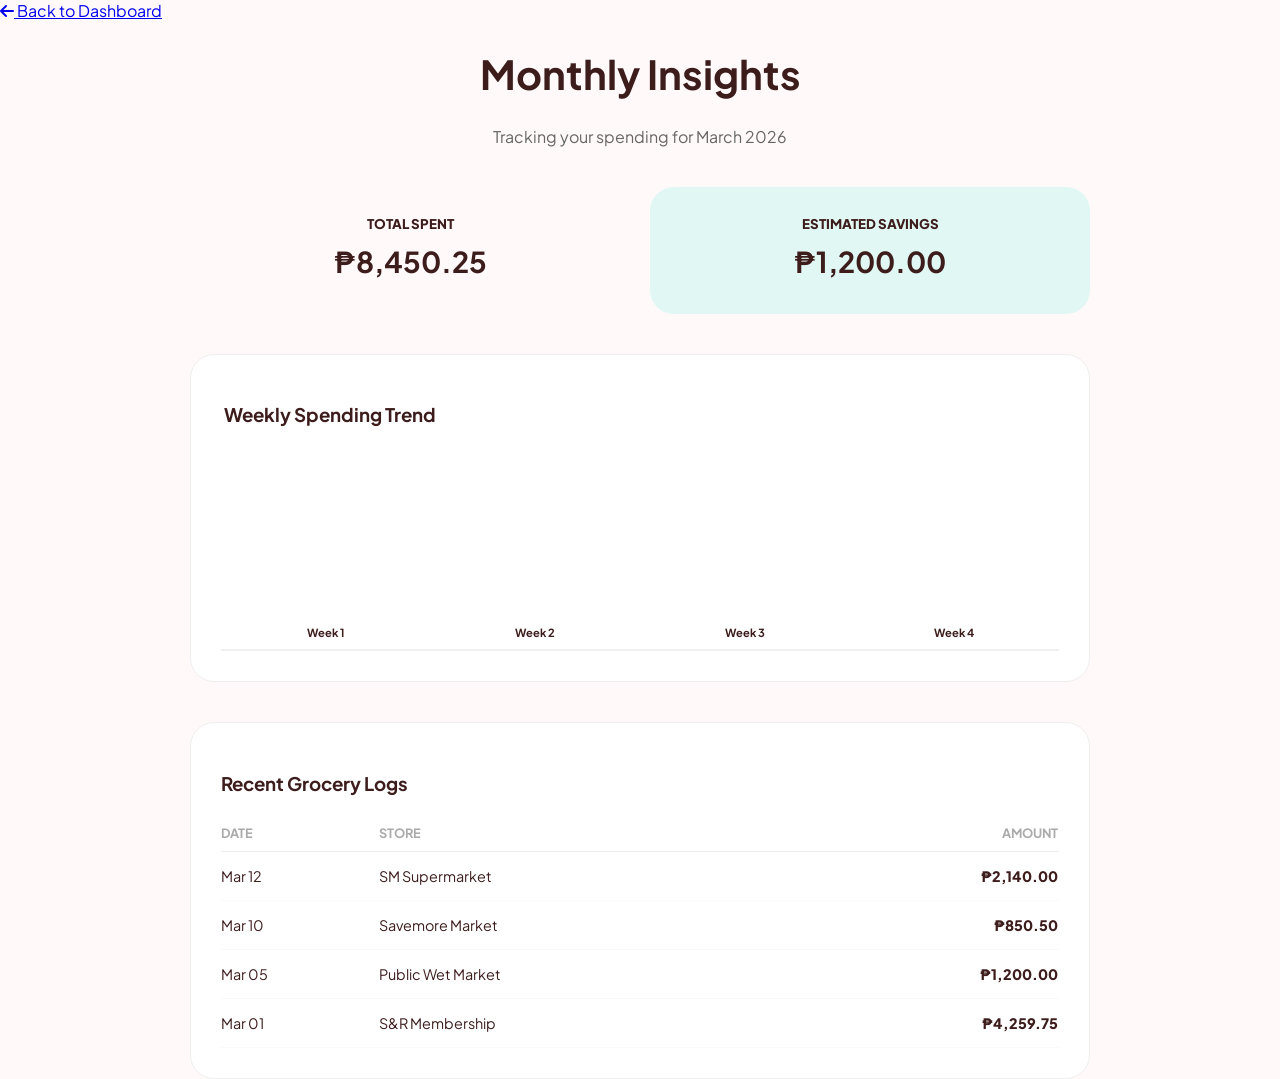
<file: insight.html>
<!DOCTYPE html>
<html lang="en">
<head>
    <meta charset="UTF-8">
    <meta name="viewport" content="width=device-width, initial-scale=1.0">
    <title>Spending Insights | UlamFinder</title>
    <link rel="stylesheet" href="style.css">
    <link rel="stylesheet" href="https://cdnjs.cloudflare.com/ajax/libs/font-awesome/6.0.0/css/all.min.css">
    <link href="https://unpkg.com/aos@2.3.1/dist/aos.css" rel="stylesheet">
</head>
<body>

    <div class="nav-header">
        <a href="index.html" class="back-link">
            <i class="fa-solid fa-arrow-left"></i> 
            <span>Back to Dashboard</span>
        </a>
    </div>

    <div class="container" style="max-width: 900px;" data-aos="fade-up">
        <header style="text-align: center; margin-bottom: 40px;">
            <h1 style="font-size: 2.5rem;">Monthly <span>Insights</span></h1>
            <p style="color: #666;">Tracking your spending for March 2026</p>
        </header>

        <div style="display: grid; grid-template-columns: repeat(auto-fit, minmax(200px, 1fr)); gap: 20px; margin-bottom: 40px;">
            <div style="background: var(--pink-light); padding: 25px; border-radius: 24px; text-align: center;">
                <small style="text-transform: uppercase; font-weight: 800; color: var(--pink-accent);">Total Spent</small>
                <h2 style="margin: 10px 0; font-size: 1.8rem;">₱8,450.25</h2>
            </div>
            <div style="background: #e0f7f3; padding: 25px; border-radius: 24px; text-align: center;">
                <small style="text-transform: uppercase; font-weight: 800; color: var(--mint-complement);">Estimated Savings</small>
                <h2 style="margin: 10px 0; font-size: 1.8rem;">₱1,200.00</h2>
            </div>
        </div>

        <div style="background: white; padding: 30px; border-radius: 24px; border: 1px solid #eee; margin-bottom: 40px;">
            <h3 style="margin-bottom: 25px;"><i class="fa-solid fa-chart-simple"></i> Weekly Spending Trend</h3>
            <div style="display: flex; align-items: flex-end; justify-content: space-around; height: 200px; padding-bottom: 10px; border-bottom: 2px solid #f0f0f0;">
                <div style="display: flex; flex-direction: column; align-items: center; width: 15%;">
                    <div style="width: 100%; background: var(--pink-light); height: 80px; border-radius: 8px 8px 0 0;"></div>
                    <span style="font-size: 0.7rem; margin-top: 10px; font-weight: 700;">Week 1</span>
                </div>
                <div style="display: flex; flex-direction: column; align-items: center; width: 15%;">
                    <div style="width: 100%; background: var(--pink-accent); height: 140px; border-radius: 8px 8px 0 0;"></div>
                    <span style="font-size: 0.7rem; margin-top: 10px; font-weight: 700;">Week 2</span>
                </div>
                <div style="display: flex; flex-direction: column; align-items: center; width: 15%;">
                    <div style="width: 100%; background: var(--mint-complement); height: 110px; border-radius: 8px 8px 0 0;"></div>
                    <span style="font-size: 0.7rem; margin-top: 10px; font-weight: 700;">Week 3</span>
                </div>
                <div style="display: flex; flex-direction: column; align-items: center; width: 15%;">
                    <div style="width: 100%; background: var(--deep-berry); height: 40px; border-radius: 8px 8px 0 0;"></div>
                    <span style="font-size: 0.7rem; margin-top: 10px; font-weight: 700;">Week 4</span>
                </div>
            </div>
        </div>

        <div style="background: white; border-radius: 24px; border: 1px solid #eee; padding: 30px;">
            <h3 style="margin-bottom: 20px;">Recent Grocery Logs</h3>
            <table style="width: 100%; border-collapse: collapse; text-align: left;">
                <thead>
                    <tr style="color: #aaa; font-size: 0.8rem; border-bottom: 1px solid #eee;">
                        <th style="padding: 10px 0;">DATE</th>
                        <th>STORE</th>
                        <th style="text-align: right;">AMOUNT</th>
                    </tr>
                </thead>
                <tbody style="font-size: 0.9rem;">
                    <tr style="border-bottom: 1px solid #f9f9f9;">
                        <td style="padding: 15px 0;">Mar 12</td>
                        <td>SM Supermarket</td>
                        <td style="text-align: right; font-weight: 800;">₱2,140.00</td>
                    </tr>
                    <tr style="border-bottom: 1px solid #f9f9f9;">
                        <td style="padding: 15px 0;">Mar 10</td>
                        <td>Savemore Market</td>
                        <td style="text-align: right; font-weight: 800;">₱850.50</td>
                    </tr>
                    <tr style="border-bottom: 1px solid #f9f9f9;">
                        <td style="padding: 15px 0;">Mar 05</td>
                        <td>Public Wet Market</td>
                        <td style="text-align: right; font-weight: 800;">₱1,200.00</td>
                    </tr>
                    <tr style="border-bottom: 1px solid #f9f9f9;">
                        <td style="padding: 15px 0;">Mar 01</td>
                        <td>S&R Membership</td>
                        <td style="text-align: right; font-weight: 800;">₱4,259.75</td>
                    </tr>
                </tbody>
            </table>
        </div>
    </div>

    <script src="https://unpkg.com/aos@2.3.1/dist/aos.js"></script>
    <script>AOS.init();</script>
</body>
</html>
</file>
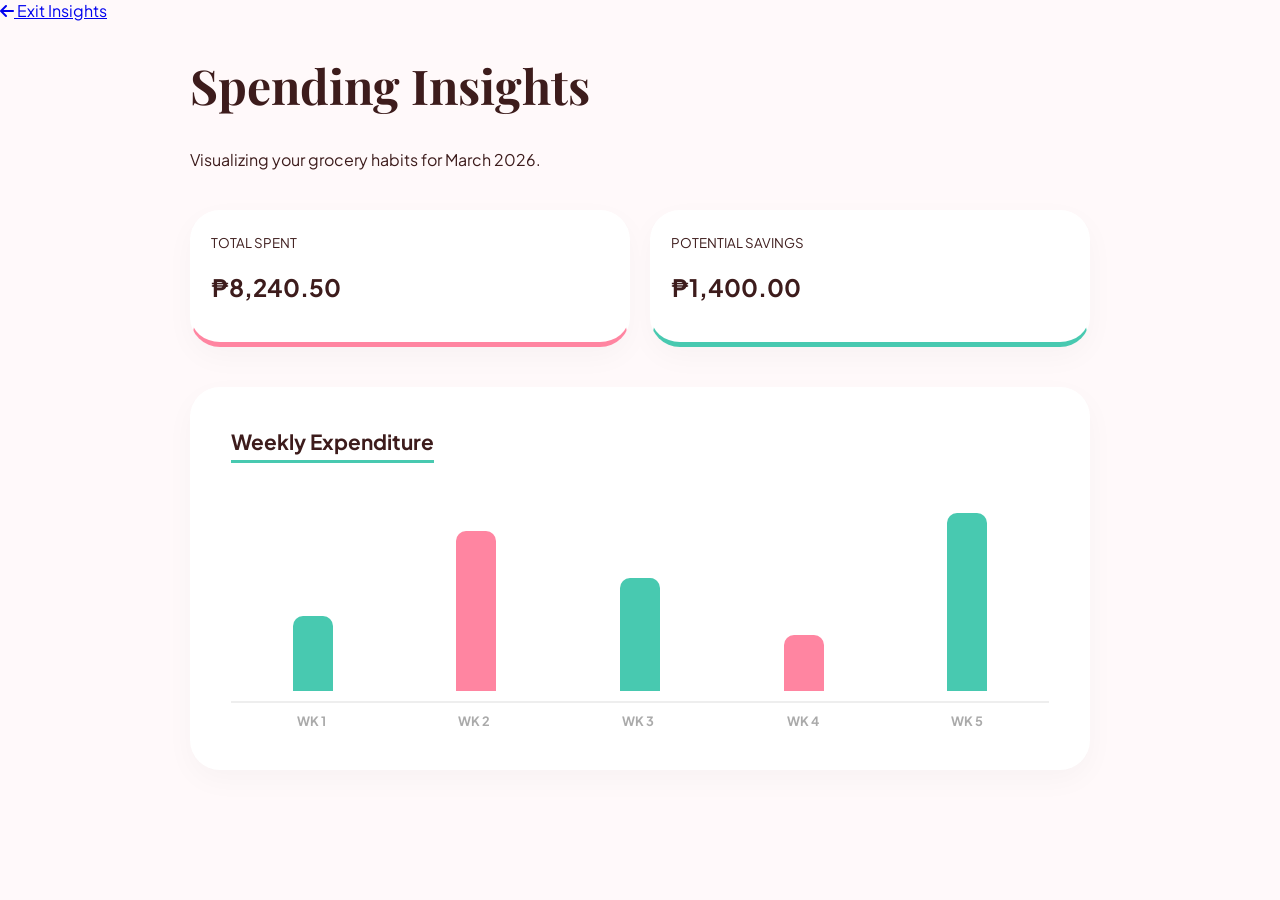
<file: insights.html>
<!DOCTYPE html>
<html lang="en">
<head>
    <meta charset="UTF-8">
    <title>Insights | UlamFinder</title>
    <link rel="stylesheet" href="style.css">
    <link rel="stylesheet" href="https://cdnjs.cloudflare.com/ajax/libs/font-awesome/6.4.0/css/all.min.css">
    <link href="https://unpkg.com/aos@2.3.1/dist/aos.css" rel="stylesheet">
    <style>
        .bar { width: 40px; background: var(--mint-brand); border-radius: 10px 10px 0 0; transition: 1s ease-out; }
        .bar:nth-child(even) { background: var(--pink-brand); }
    </style>
</head>
<body>

    <header class="subpage-header">
        <a href="index.html" class="back-link"><i class="fa-solid fa-arrow-left"></i> Exit Insights</a>
    </header>

    <div class="container" style="max-width: 900px;" data-aos="fade-up">
        <h1 style="font-family: 'Playfair Display'; font-size: 3rem;">Spending <span>Insights</span></h1>
        <p style="margin-bottom: 40px;">Visualizing your grocery habits for March 2026.</p>

        <div style="display: grid; grid-template-columns: 1fr 1fr; gap: 20px; margin-bottom: 40px;">
            <div class="card" style="padding: 20px; border-bottom: 5px solid var(--pink-brand);">
                <small>TOTAL SPENT</small>
                <h2>₱8,240.50</h2>
            </div>
            <div class="card" style="padding: 20px; border-bottom: 5px solid var(--mint-brand);">
                <small>POTENTIAL SAVINGS</small>
                <h2>₱1,400.00</h2>
            </div>
        </div>

        <div class="card" style="padding: 40px;">
            <h3>Weekly Expenditure</h3>
            <div style="display: flex; align-items: flex-end; justify-content: space-around; height: 200px; border-bottom: 2px solid #eee; padding-bottom: 10px; margin-top: 30px;">
                <div class="bar" style="height: 40%;"></div>
                <div class="bar" style="height: 85%;"></div>
                <div class="bar" style="height: 60%;"></div>
                <div class="bar" style="height: 30%;"></div>
                <div class="bar" style="height: 95%;"></div>
            </div>
            <div style="display: flex; justify-content: space-around; margin-top: 10px; color: #aaa; font-size: 0.8rem; font-weight: bold;">
                <span>WK 1</span><span>WK 2</span><span>WK 3</span><span>WK 4</span><span>WK 5</span>
            </div>
        </div>
    </div>

    <script src="https://unpkg.com/aos@2.3.1/dist/aos.js"></script>
    <script>AOS.init();</script>
</body>
</html>
</file>
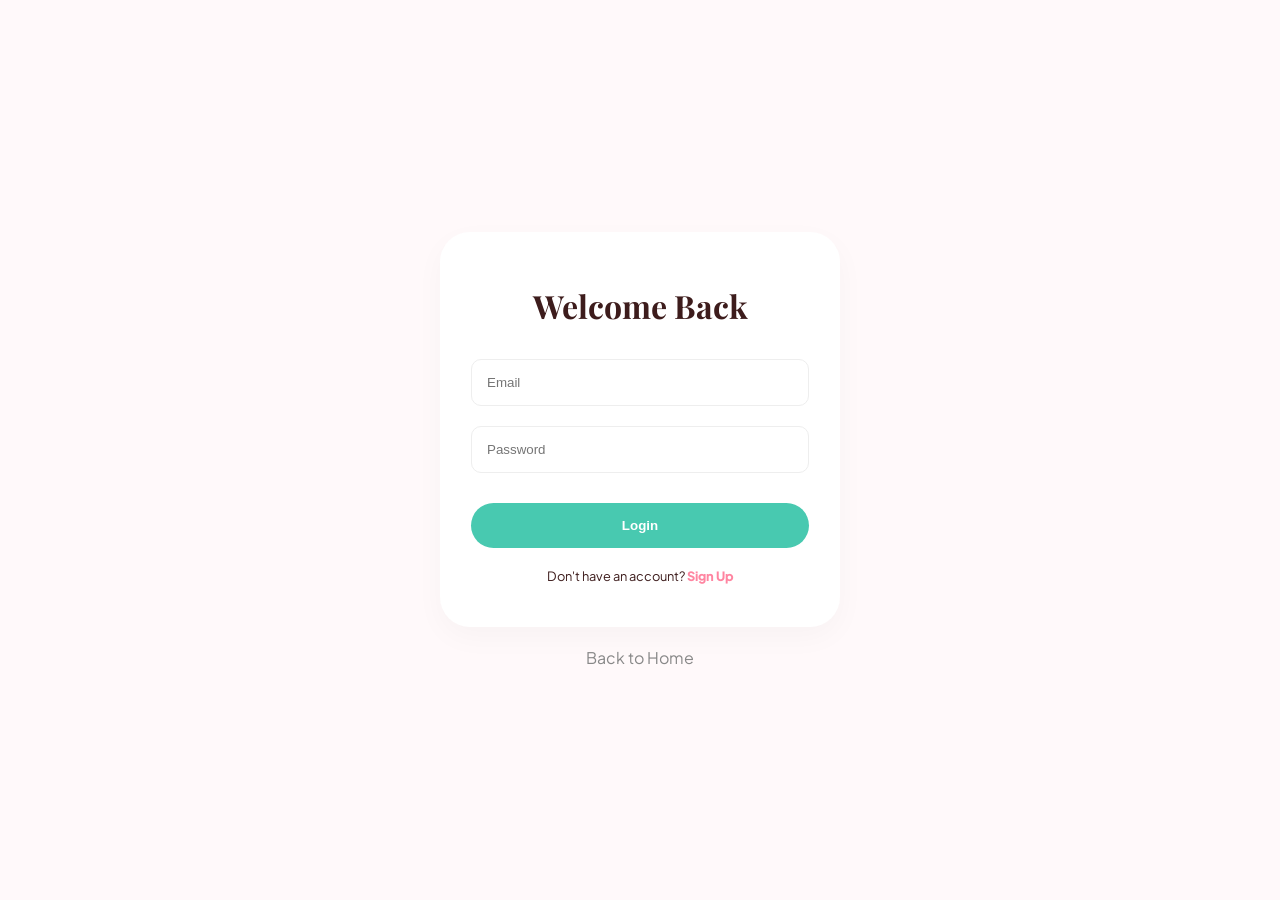
<file: login.html>
<!DOCTYPE html>
<html lang="en">
<head>
    <meta charset="UTF-8">
    <title>Login | UlamFinder</title>
    <link rel="stylesheet" href="style.css">
</head>
<body style="display: flex; align-items: center; justify-content: center; height: 100vh; flex-direction: column;">
    <div class="card" style="width: 100%; max-width: 400px; text-align: center;">
        <h1 style="font-family: 'Playfair Display';">Welcome Back</h1>
        <input type="email" placeholder="Email" style="width: 100%; padding: 15px; margin: 10px 0; border-radius: 10px; border: 1px solid #eee;">
        <input type="password" placeholder="Password" style="width: 100%; padding: 15px; margin: 10px 0; border-radius: 10px; border: 1px solid #eee;">
        <button class="btn-main" style="width: 100%; margin-top: 20px;" onclick="location.href='index.html'">Login</button>
        <p style="font-size: 0.8rem; margin-top: 20px;">Don't have an account? <span style="color: var(--pink-brand); font-weight: 800; cursor: pointer;">Sign Up</span></p>
    </div>
    <a href="index.html" style="margin-top: 20px; color: #888; text-decoration: none;">Back to Home</a>
</body>
</html>
</file>
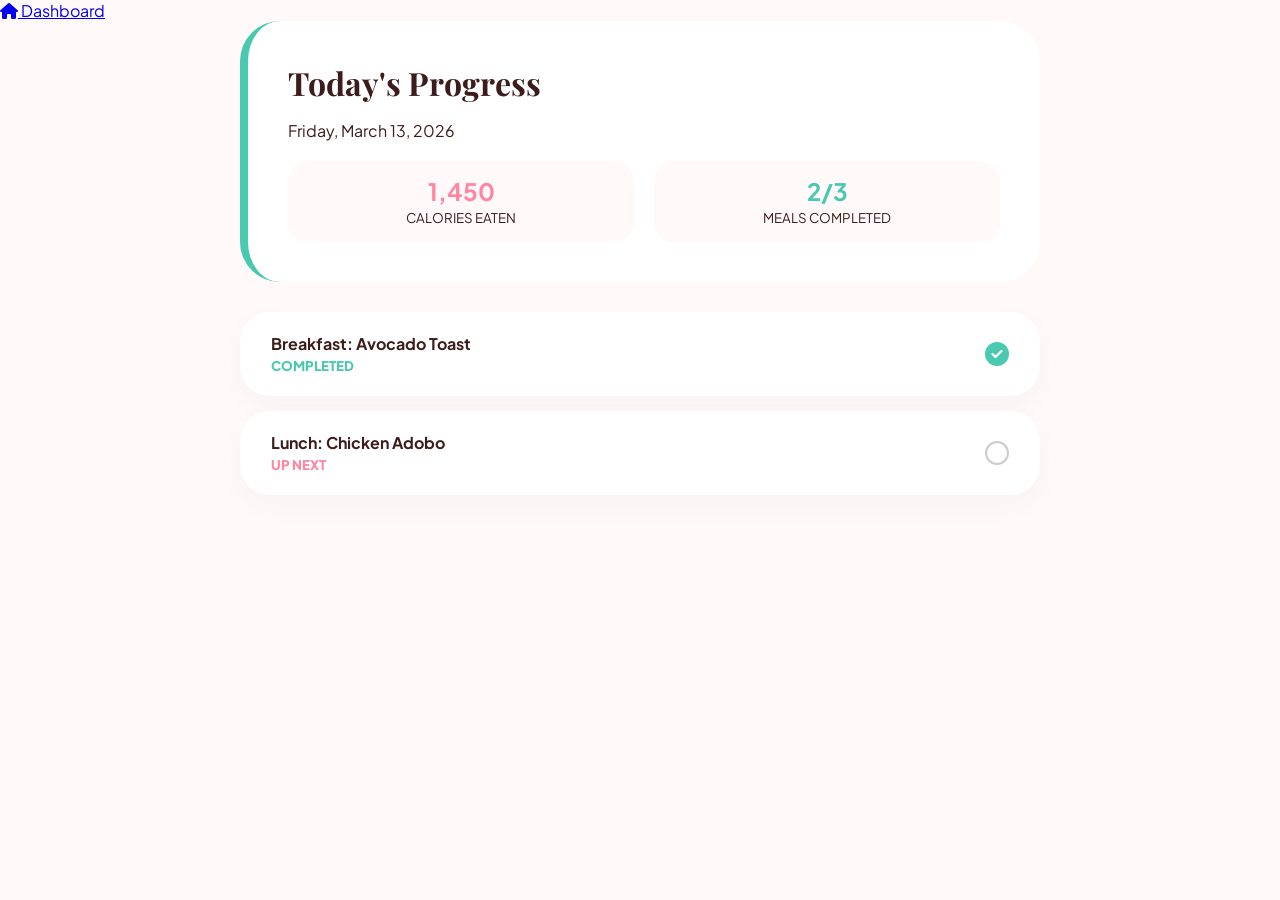
<file: mealplan.html>
<!DOCTYPE html>
<html lang="en">
<head>
    <meta charset="UTF-8">
    <title>Meal Plan | UlamFinder</title>
    <link rel="stylesheet" href="style.css">
    <link rel="stylesheet" href="https://cdnjs.cloudflare.com/ajax/libs/font-awesome/6.4.0/css/all.min.css">
    <link href="https://unpkg.com/aos@2.3.1/dist/aos.css" rel="stylesheet">
</head>
<body>
    <header class="subpage-header">
        <a href="index.html" class="back-link"><i class="fa-solid fa-house"></i> Dashboard</a>
    </header>

    <div class="container" style="max-width: 800px;">
        <div style="background: white; padding: 40px; border-radius: 40px; border-left: 8px solid var(--mint-brand);" data-aos="fade-up">
            <h1 style="font-family: 'Playfair Display'; margin: 0;">Today's <span>Progress</span></h1>
            <p>Friday, March 13, 2026</p>
            
            <div style="display: flex; gap: 20px; margin-top: 20px;">
                <div style="flex: 1; text-align: center; padding: 15px; background: var(--bg-light); border-radius: 20px;">
                    <h2 style="color: var(--pink-brand); margin: 0;">1,450</h2>
                    <small>CALORIES EATEN</small>
                </div>
                <div style="flex: 1; text-align: center; padding: 15px; background: var(--bg-light); border-radius: 20px;">
                    <h2 style="color: var(--mint-brand); margin: 0;">2/3</h2>
                    <small>MEALS COMPLETED</small>
                </div>
            </div>
        </div>

        <div style="margin-top: 30px;">
            <div class="card" style="margin-bottom: 15px; display: flex; align-items: center; justify-content: space-between; padding: 20px 30px;">
                <div>
                    <h4 style="margin: 0;">Breakfast: Avocado Toast</h4>
                    <small style="color: var(--mint-brand); font-weight: 800;">COMPLETED</small>
                </div>
                <i class="fa-solid fa-circle-check" style="color: var(--mint-brand); font-size: 1.5rem;"></i>
            </div>
            
            <div class="card" style="margin-bottom: 15px; display: flex; align-items: center; justify-content: space-between; padding: 20px 30px;">
                <div>
                    <h4 style="margin: 0;">Lunch: Chicken Adobo</h4>
                    <small style="color: var(--pink-brand); font-weight: 800;">UP NEXT</small>
                </div>
                <i class="fa-regular fa-circle" style="color: #ccc; font-size: 1.5rem;"></i>
            </div>
        </div>
    </div>

    <script src="https://unpkg.com/aos@2.3.1/dist/aos.js"></script>
    <script>AOS.init();</script>
</body>
</html>
</file>
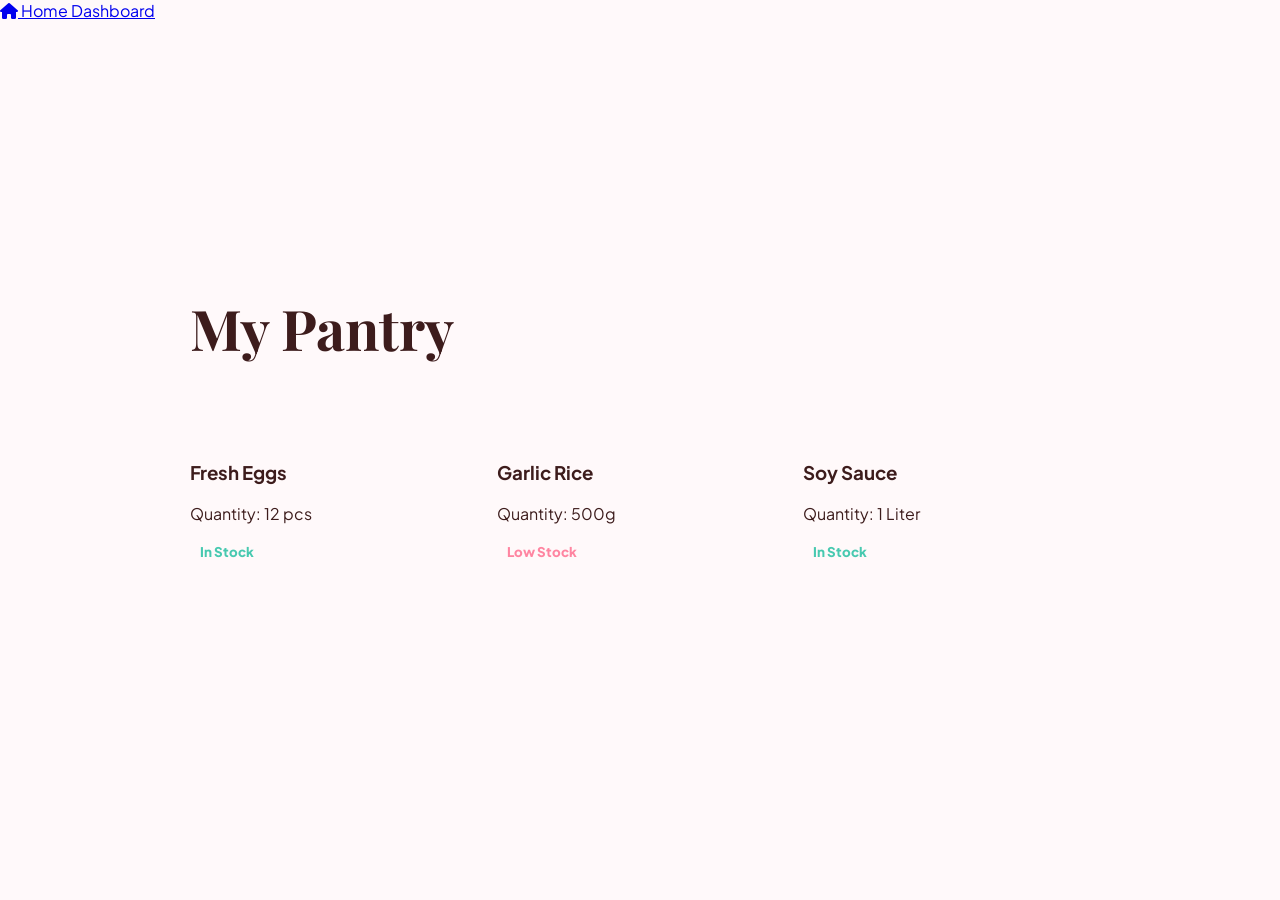
<file: pantry.html>
<!DOCTYPE html>
<html lang="en">
<head>
    <meta charset="UTF-8">
    <title>My Pantry | UlamFinder</title>
    <link rel="stylesheet" href="style.css">
</head>
<body>

    <header class="photo-header" style="background-image: url('https://images.unsplash.com/photo-1556910103-1c02745aae4d?q=80&w=1600&auto=format&fit=crop');">
        <a href="index.html" class="btn-glass"><i class="fa-solid fa-house"></i> Home Dashboard</a>
    </header>

    <div class="container" style="max-width: 900px; margin: 0 auto; z-index: 10; position: relative;">
        <h1 style="font-family: 'Playfair Display'; font-size: 3.5rem;">My <span>Pantry</span></h1>
        
        <div class="features">
            <div class="premium-card"><h3>Fresh Eggs</h3><p>Quantity: 12 pcs</p><small style="color:var(--mint-brand); background: var(--mint-light); padding: 5px 10px; border-radius: 20px; font-weight: 800;">In Stock</small></div>
            <div class="premium-card"><h3>Garlic Rice</h3><p>Quantity: 500g</p><small style="color:var(--pink-brand); background: var(--pink-light); padding: 5px 10px; border-radius: 20px; font-weight: 800;">Low Stock</small></div>
            <div class="premium-card"><h3>Soy Sauce</h3><p>Quantity: 1 Liter</p><small style="color:var(--mint-brand); background: var(--mint-light); padding: 5px 10px; border-radius: 20px; font-weight: 800;">In Stock</small></div>
        </div>
    </div>

    <link rel="stylesheet" href="https://cdnjs.cloudflare.com/ajax/libs/font-awesome/6.4.0/css/all.min.css">
</body>
</html>
</file>
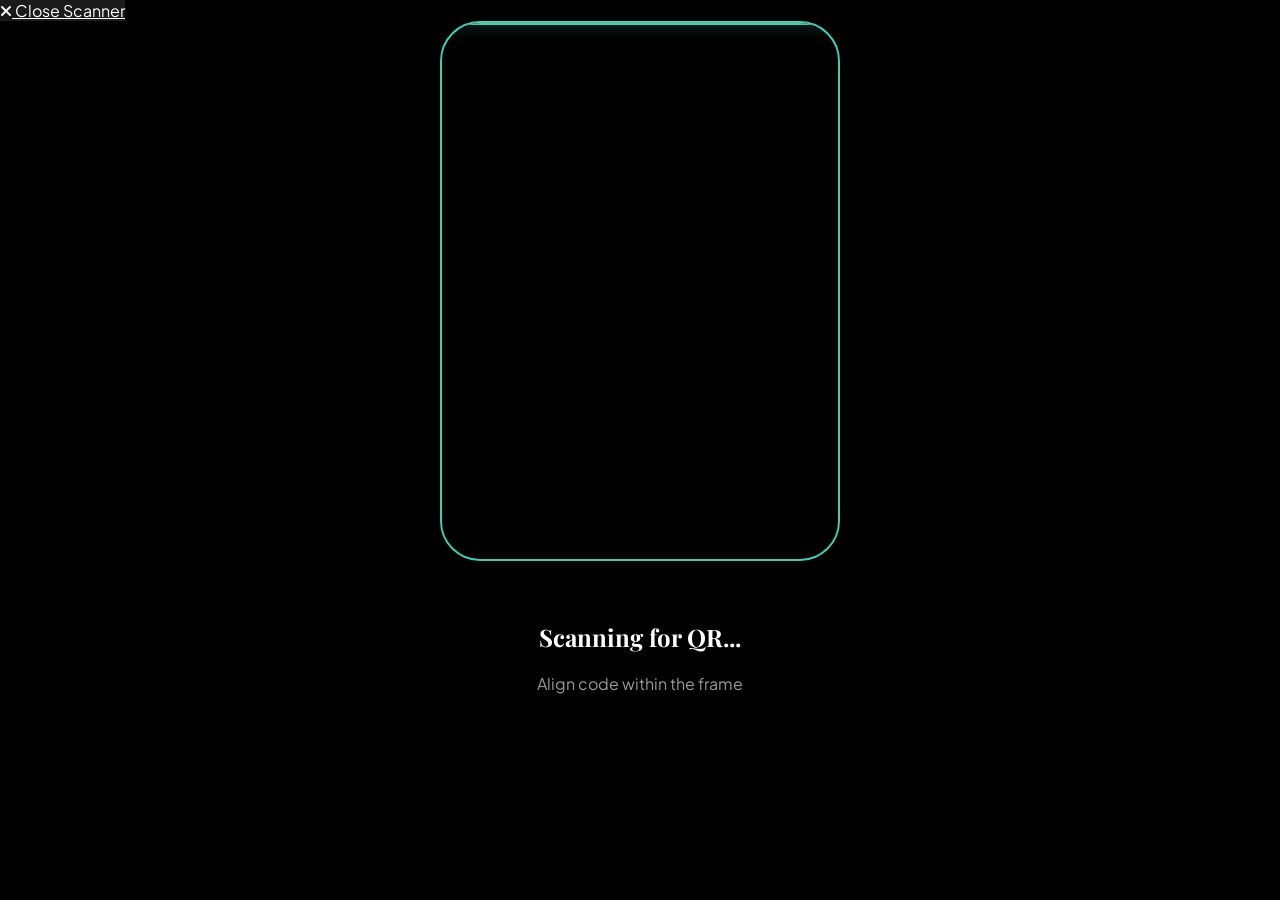
<file: scanner.html>
<!DOCTYPE html>
<html lang="en">
<head>
    <meta charset="UTF-8">
    <title>Scanner | UlamFinder</title>
    <link rel="stylesheet" href="style.css">
    <link rel="stylesheet" href="https://cdnjs.cloudflare.com/ajax/libs/font-awesome/6.4.0/css/all.min.css">
</head>
<body style="background: #000; color: white;">
    <header class="subpage-header">
        <a href="index.html" class="back-link" style="background: rgba(255,255,255,0.1); border: none; color: white;">
            <i class="fa-solid fa-xmark"></i> Close Scanner
        </a>
    </header>

    <div style="position: relative; width: 85%; max-width: 400px; margin: 0 auto; height: 60vh; border: 2px solid var(--mint-brand); border-radius: 40px; overflow: hidden;">
        <video id="cam" autoplay playsinline style="width: 100%; height: 100%; object-fit: cover;"></video>
        <div style="position: absolute; top: 0; left: 0; width: 100%; height: 2px; background: var(--mint-brand); box-shadow: 0 0 15px var(--mint-brand); animation: scanLine 3s infinite;"></div>
    </div>

    <div style="text-align: center; padding: 40px;">
        <h2 style="font-family: 'Playfair Display';">Scanning for QR...</h2>
        <p style="opacity: 0.6;">Align code within the frame</p>
    </div>

    <script>
        navigator.mediaDevices.getUserMedia({ video: { facingMode: "environment" } })
        .then(s => document.getElementById('cam').srcObject = s);
    </script>
    <style>@keyframes scanLine { 0% { top: 0; } 100% { top: 100%; } }</style>
</body>
</html>
</file>
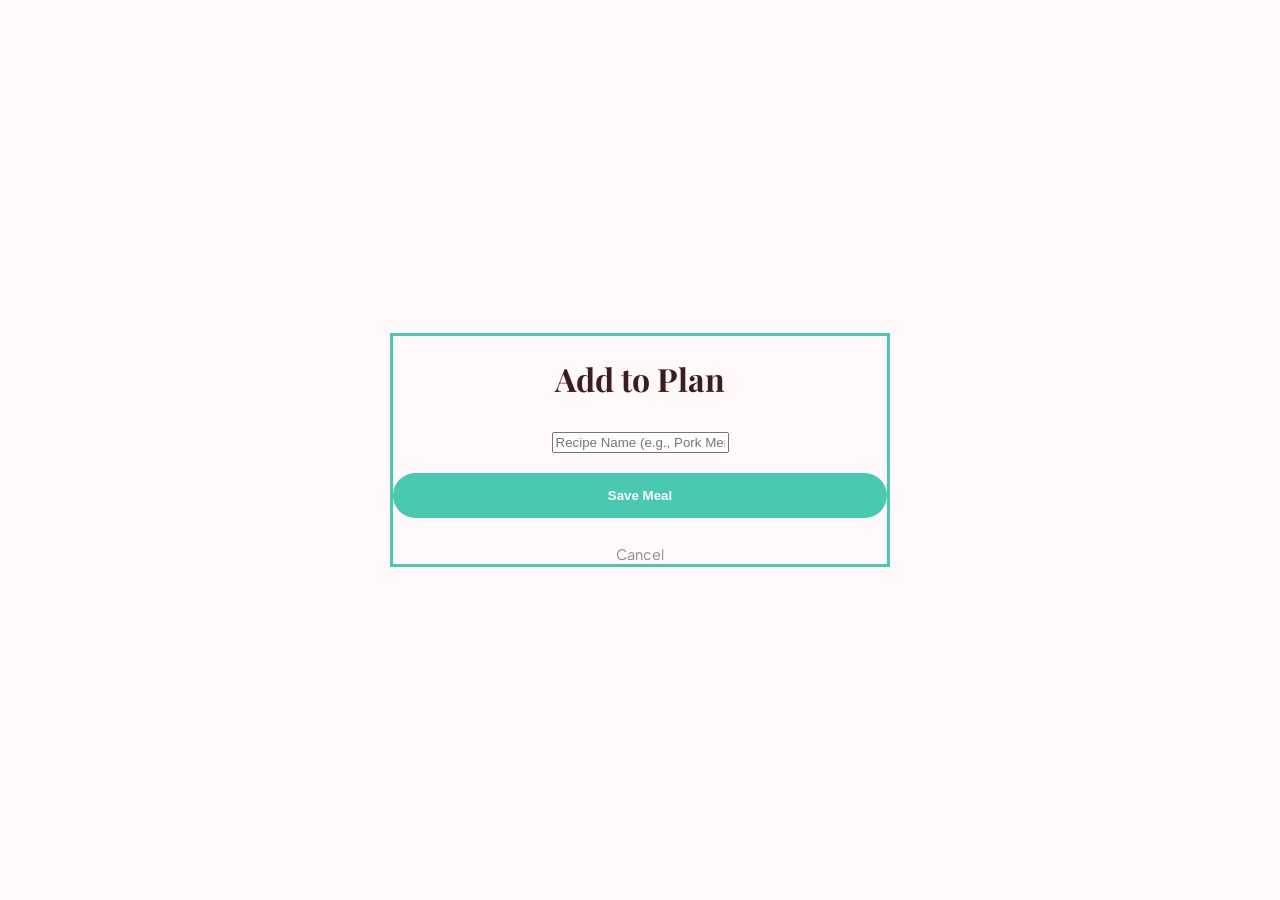
<file: startplan.html>
<!DOCTYPE html>
<html lang="en">
<head>
    <meta charset="UTF-8">
    <title>Plan Meal | UlamFinder</title>
    <link rel="stylesheet" href="style.css">
</head>
<body style="display: flex; align-items: center; justify-content: center; height: 100vh;">

    <div class="container" style="max-width: 500px; padding: 0;">
        <div class="premium-card" style="text-align: center; border: 3px solid var(--mint-brand);">
            <h1 style="font-family: 'Playfair Display'; margin-bottom: 30px;">Add to <span>Plan</span></h1>
            
            <input type="text" class="input-field" placeholder="Recipe Name (e.g., Pork Menudo)">
            <button class="btn-main" style="width: 100%; margin-top: 20px;" onclick="alert('Meal Added!')">Save Meal</button>
            
            <div style="margin-top: 25px;">
                <a href="index.html" style="text-decoration: none; color: #888; font-size: 0.9rem;">Cancel</a>
            </div>
        </div>
    </div>

    <link rel="stylesheet" href="https://cdnjs.cloudflare.com/ajax/libs/font-awesome/6.4.0/css/all.min.css">
</body>
</html>
</file>
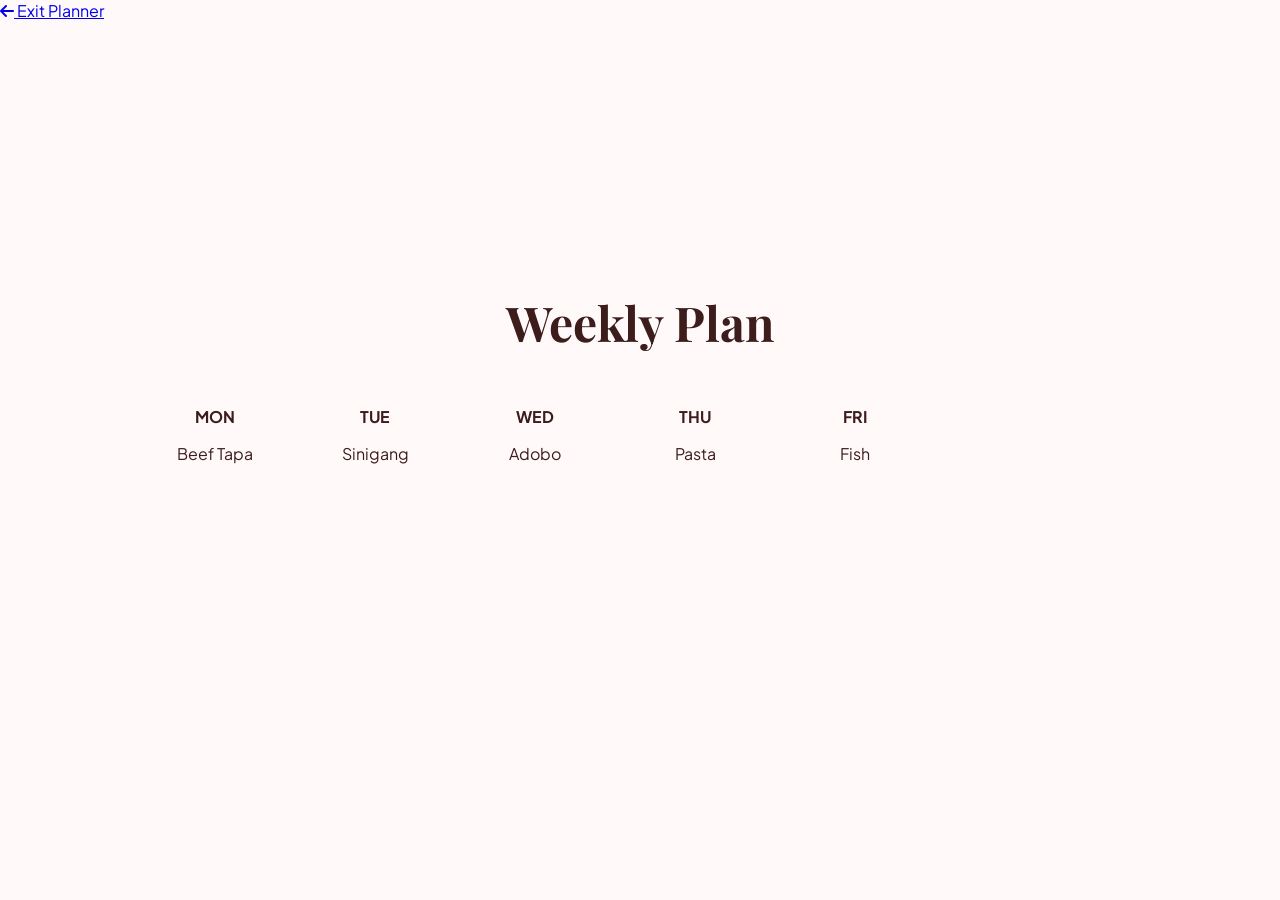
<file: weeklyplan.html>
<!DOCTYPE html>
<html lang="en">
<head>
    <meta charset="UTF-8">
    <title>Weekly Plan | UlamFinder</title>
    <link rel="stylesheet" href="style.css">
</head>
<body>

    <header class="photo-header" style="background-image: url('https://images.unsplash.com/photo-1542838132-92c53300491e?q=80&w=1600&auto=format&fit=crop');">
        <a href="index.html" class="btn-glass"><i class="fa-solid fa-arrow-left"></i> Exit Planner</a>
    </header>

    <div class="container" style="max-width: 1000px; margin: 0 auto; z-index: 10; position: relative;">
        <h1 style="font-family: 'Playfair Display'; font-size: 3rem; text-align: center;">Weekly <span>Plan</span></h1>
        
        <div style="display: flex; gap: 10px; overflow-x: auto; padding: 20px 0;">
            <div class="premium-card" style="min-width: 150px; text-align: center;"><strong>MON</strong><p>Beef Tapa</p></div>
            <div class="premium-card" style="min-width: 150px; text-align: center; border-color: var(--mint-brand);"><strong>TUE</strong><p>Sinigang</p></div>
            <div class="premium-card" style="min-width: 150px; text-align: center;"><strong>WED</strong><p>Adobo</p></div>
            <div class="premium-card" style="min-width: 150px; text-align: center;"><strong>THU</strong><p>Pasta</p></div>
            <div class="premium-card" style="min-width: 150px; text-align: center; border-color: var(--pink-brand);"><strong>FRI</strong><p>Fish</p></div>
        </div>
    </div>

    <link rel="stylesheet" href="https://cdnjs.cloudflare.com/ajax/libs/font-awesome/6.4.0/css/all.min.css">
</body>
</html>
</file>
<file: style.css>
/* 1. BRAND COLORS & FONTS */
@import url('https://fonts.googleapis.com/css2?family=Plus+Jakarta+Sans:wght@400;600;800&family=Playfair+Display:wght@800&display=swap');

:root {
    --pink-brand: #FF85A1;
    --mint-brand: #48C9B0;
    --deep-text: #3d1c1c;
    --bg-light: #FFF9FA;
}

* { box-sizing: border-box; transition: 0.3s ease-in-out; }

body {
    font-family: 'Plus Jakarta Sans', sans-serif;
    background-color: var(--bg-light);
    margin: 0;
    color: var(--deep-text);
}

/* 2. NAVIGATION (Matches your screenshot) */
.navbar {
    display: flex; justify-content: space-between; align-items: center;
    padding: 20px 5%; background: white; border-bottom: 1px solid #f0f0f0;
}
.logo { font-family: 'Playfair Display'; font-size: 1.8rem; font-weight: 800; color: var(--mint-brand); text-decoration: none; }
.logo span { color: var(--pink-brand); }
.nav-links a { text-decoration: none; color: var(--deep-text); font-weight: 600; margin-left: 20px; font-size: 0.9rem; }

/* 3. HERO SECTION */
.container { width: 90%; max-width: 1200px; margin: 0 auto; }
.hero { display: flex; align-items: center; padding: 60px 0; gap: 40px; flex-wrap: wrap; }
.hero-text { flex: 1; min-width: 300px; }
.hero-text h1 { font-size: 3.5rem; line-height: 1.1; margin-bottom: 20px; }
.hero-text h1 span { color: var(--pink-brand); }
.hero-image img { width: 100%; border-radius: 40px; }

/* 4. DASHBOARD GRID (THE FIX) */
.features { 
    display: grid; 
    grid-template-columns: repeat(auto-fit, minmax(250px, 1fr)); 
    gap: 20px; 
    padding: 40px 0; 
}

/* One single card style for ALL pages */
.card {
    background: white;
    padding: 30px;
    border-radius: 30px;
    text-decoration: none;
    color: inherit;
    box-shadow: 0 10px 30px rgba(0,0,0,0.03);
    border: 1px solid transparent;
}

.card:hover { border-color: var(--pink-brand); transform: translateY(-5px); }

/* The Mint Underline from your screenshot */
.card h3 { 
    font-size: 1.3rem; 
    margin: 0 0 10px 0; 
    border-bottom: 3px solid var(--mint-brand); 
    display: inline-block;
    padding-bottom: 5px;
}

/* 5. SUB-PAGE SPECIALS */
.photo-header { width: 100%; height: 250px; background-size: cover; position: relative; margin-bottom: 40px; }
.back-btn { 
    display: inline-block; margin: 20px auto; padding: 10px 30px; 
    border: 1px solid var(--pink-brand); border-radius: 50px; 
    text-decoration: none; color: var(--deep-text); font-weight: bold;
}

/* BUTTONS */
.btn-main {
    background: var(--mint-brand); color: white; padding: 15px 30px;
    border-radius: 50px; border: none; font-weight: 800; cursor: pointer;
}
</file>
